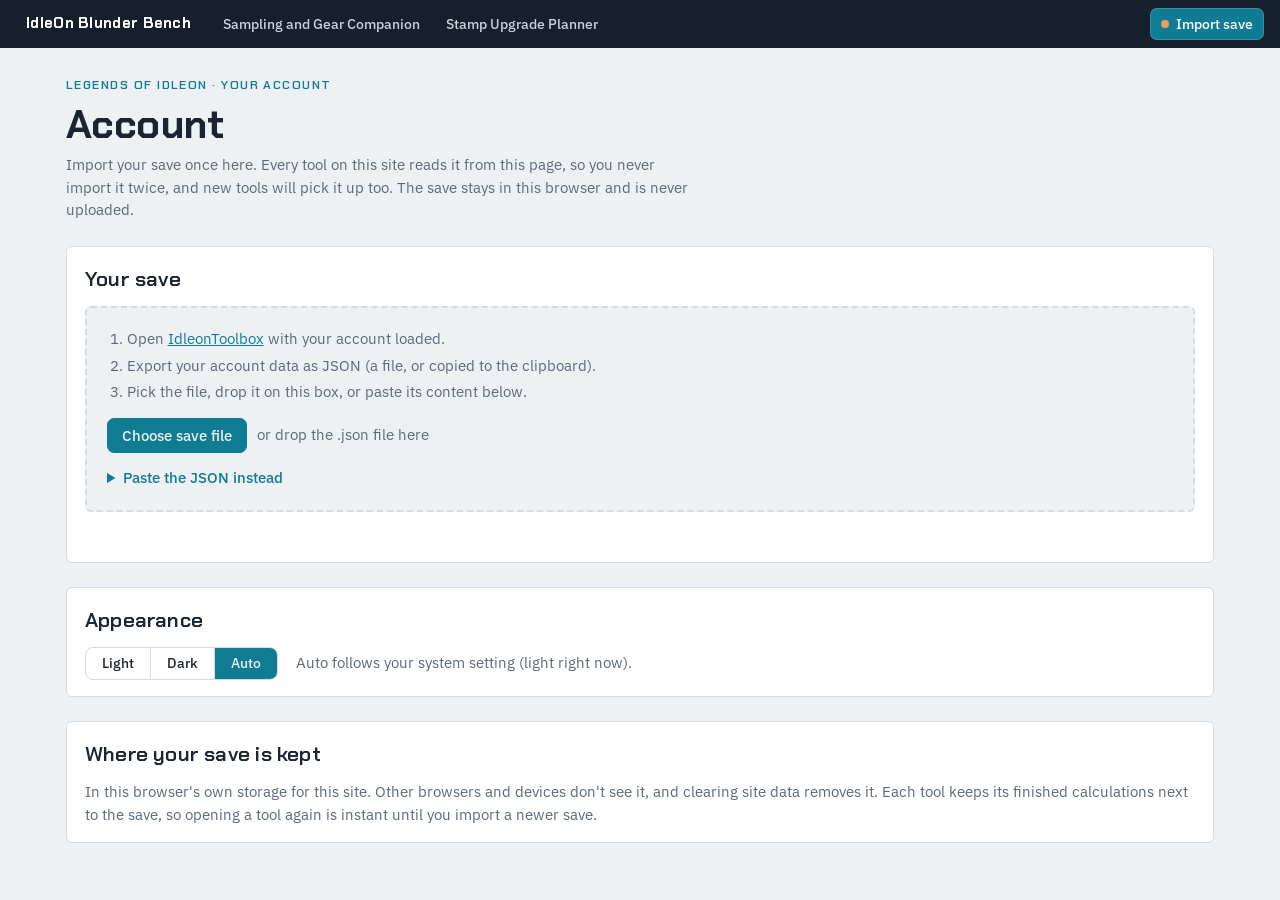
<file: account/index.html>
<!doctype html>
<html lang="en">
<head>
<meta charset="utf-8">
<meta name="viewport" content="width=device-width, initial-scale=1, viewport-fit=cover">
<title>Account · IdleOn Blunder Bench</title>
<meta name="description" content="Import your Legends of IdleOn save once; every IdleOn Blunder Bench page reads it from here.">
<link rel="icon" href="../assets/favicon.png" type="image/png">
<link rel="icon" href="../assets/favicon-32.png" sizes="32x32" type="image/png">
<link rel="apple-touch-icon" href="../assets/apple-touch-icon.png">
<link rel="stylesheet" href="../assets/theme.css">
<script src="../assets/site.js" data-page="account"></script>
<style>
/* Layout: page head, the save panel (summary + characters or the import box), then display settings. */
.drop { display: grid; gap: 14px; justify-items: start; border: 2px dashed var(--line); border-radius: var(--radius); padding: 20px; background: var(--bg); }
.drop.over { border-color: var(--accent); background: var(--accent-soft); }
.drop .row { display: flex; flex-wrap: wrap; gap: 10px; align-items: center; }
.drop ol { margin: 0; padding-left: 1.3em; display: grid; gap: 4px; color: var(--muted); max-width: 70ch; }
textarea { width: 100%; min-height: 120px; font: 13px/1.4 var(--font-mono); background: var(--surface); color: var(--fg); border: 1px solid var(--line); border-radius: 8px; padding: 10px; resize: vertical; }
details.paste { width: 100%; }
details.paste summary { cursor: pointer; color: var(--accent); font-weight: 500; }
details.paste[open] summary { margin-bottom: 8px; }
.status { min-height: 1.5em; }
.status .err { color: var(--gap); font-weight: 500; }
.status .ok { color: var(--ahead); font-weight: 500; }
.facts { display: grid; grid-template-columns: repeat(auto-fit, minmax(170px, 1fr)); gap: 10px; }
.fact { background: var(--bg); border: 1px solid var(--line); border-radius: 8px; padding: 10px 12px; display: grid; gap: 2px; min-width: 0; }
.fact .k { font-size: 0.74rem; text-transform: uppercase; letter-spacing: 0.08em; color: var(--muted); font-weight: 600; }
.fact .v { font-family: var(--font-display); font-weight: 600; font-size: 1.1rem; overflow-wrap: anywhere; }
.chars { display: grid; grid-template-columns: repeat(auto-fill, minmax(210px, 1fr)); gap: 8px; }
.char { display: grid; grid-template-columns: 40px 1fr; gap: 10px; align-items: center; padding: 8px 10px; border: 1px solid var(--line); border-radius: 8px; background: var(--surface); min-width: 0; }
.char img { width: 38px; height: 36px; object-fit: contain; }
.char .n { font-weight: 600; overflow-wrap: anywhere; }
.char .c { font-size: 0.86rem; color: var(--muted); }
.actions { display: flex; flex-wrap: wrap; gap: 8px; align-items: center; }
.confirm { display: flex; flex-wrap: wrap; gap: 8px; align-items: center; background: var(--gap-soft); border-radius: 8px; padding: 8px 12px; }
.tools { display: flex; flex-wrap: wrap; gap: 8px; }
.theme-row { display: flex; flex-wrap: wrap; gap: 12px 18px; align-items: center; }
</style>
</head>
<body>
<nav id="site-bar"></nav>
<main class="page">
  <header class="page-head">
    <span class="eyebrow">Legends of IdleOn · Your account</span>
    <h1>Account</h1>
    <p class="lede">Import your save once here. Every tool on this site reads it from this page, so you never import it twice, and new tools will pick it up too. The save stays in this browser and is never uploaded.</p>
  </header>

  <section class="panel" aria-labelledby="saveH">
    <h2 id="saveH">Your save</h2>
    <div id="loaded" hidden>
      <div style="display:grid;gap:14px">
        <div class="facts" id="facts"></div>
        <div class="chars" id="chars"></div>
        <div class="actions" id="actions">
          <button type="button" class="btn" id="replaceBtn">Import a newer save</button>
          <button type="button" class="btn danger" id="removeBtn">Remove save</button>
          <span class="muted" style="font-size:.9rem">Open a tool:</span>
          <span class="tools">
            <a class="btn" href="../sampling-gear-companion/">Sampling and Gear Companion</a>
            <a class="btn" href="../stamp-planner/">Stamp Upgrade Planner</a>
          </span>
        </div>
        <div class="confirm" id="confirm" hidden>
          <span>Remove the save from this browser? The tools will be empty until you import again.</span>
          <button type="button" class="btn danger" id="confirmYes">Remove</button>
          <button type="button" class="btn" id="confirmNo">Keep it</button>
        </div>
      </div>
    </div>

    <div class="drop" id="drop" hidden>
      <ol>
        <li>Open <a href="https://idleontoolbox.com/" target="_blank" rel="noopener">IdleonToolbox</a> with your account loaded.</li>
        <li>Export your account data as JSON (a file, or copied to the clipboard).</li>
        <li>Pick the file, drop it on this box, or paste its content below.</li>
      </ol>
      <div class="row">
        <label class="btn primary" for="fileIn">Choose save file</label>
        <input type="file" id="fileIn" accept=".json,application/json" hidden>
        <span class="muted">or drop the .json file here</span>
        <button type="button" class="btn" id="cancelBtn" hidden>Cancel</button>
      </div>
      <details class="paste" id="pasteBox">
        <summary>Paste the JSON instead</summary>
        <textarea id="pasteIn" spellcheck="false" placeholder='{"data": {...}, "charNames": [...], ...}' aria-label="Save file content"></textarea>
        <div style="margin-top:8px"><button type="button" class="btn primary" id="pasteBtn">Use pasted save</button></div>
      </details>
    </div>
    <p class="status" id="status" role="status" aria-live="polite"></p>
  </section>

  <section class="panel" aria-labelledby="themeH">
    <h2 id="themeH">Appearance</h2>
    <div class="theme-row">
      <div class="seg" role="group" aria-label="Colour theme">
        <button type="button" data-t="light">Light</button>
        <button type="button" data-t="dark">Dark</button>
        <button type="button" data-t="auto">Auto</button>
      </div>
      <span class="muted" id="themeNote"></span>
    </div>
  </section>

  <section class="panel" aria-labelledby="storeH">
    <h2 id="storeH">Where your save is kept</h2>
    <p class="muted">In this browser's own storage for this site. Other browsers and devices don't see it, and clearing site data removes it. Each tool keeps its finished calculations next to the save, so opening a tool again is instant until you import a newer save.</p>
  </section>
</main>
<script>
(() => {
  const T = window.IdleonTools;
  const $ = (id) => document.getElementById(id);
  const esc = T.esc;
  // Class index → name, from IdleonToolbox shared-data "classes".
  const CLASSES = ['0','Beginner','Journeyman','Maestro','Voidwalker','Infinilyte','Rage_Basics','Warrior','Barbarian','Squire','Blood_Berserker','Nope','Divine_Knight','Nope','Death_Bringer','Filler','Royal_Guardian','Filler','Calm_Basics','Archer','Bowman','Hunter','Siege_Breaker','Nope','Nope','Beast_Master','Filler','Filler','Filler','Wind_Walker','Savvy_Basics','Mage','Wizard','Shaman','Elemental_Sorcerer','Spiritual_Monk','Bubonic_Conjuror','Nope','Filler','Filler','Arcane_Cultist'];
  const ICONS = new Set([1,2,3,4,5,7,8,9,10,12,14,16,19,20,21,22,25,29,31,32,33,34,35,36,40]);
  const num = (v) => (typeof v === 'string' ? Number(v) : v);
  const arr = (v) => { if (typeof v === 'string') { try { return JSON.parse(v); } catch (e) { return null; } } return v; };

  const summarize = (raw) => {
    const d = raw.data || {};
    const names = raw.charNames || [];
    return {
      chars: names.map((name, i) => {
        const cls = num(d['CharacterClass_' + i]);
        const lv = arr(d['Lv0_' + i]);
        return { name, cls, className: String(CLASSES[cls] || 'Unknown').replace(/_/g, ' '), level: Array.isArray(lv) ? num(lv[0]) : null };
      }),
    };
  };

  const setStatus = (html) => { $('status').innerHTML = html; };
  let importing = false;

  const showImport = (open) => { $('drop').hidden = !open; $('cancelBtn').hidden = !(open && T.account.meta()); };

  const render = async () => {
    const rec = await T.account.getSave();
    $('loaded').hidden = !rec;
    $('confirm').hidden = true; $('actions').hidden = false;
    if (!rec) { showImport(true); return; }
    showImport(false);
    const s = rec.summary || {};
    const chars = s.chars || [];
    const fact = (k, v) => `<div class="fact"><span class="k">${k}</span><span class="v">${v}</span></div>`;
    $('facts').innerHTML =
      fact('Save', esc(rec.label)) +
      fact('Save from', esc(T.when(rec.lastUpdated))) +
      fact('Imported', esc(T.when(rec.importedAt))) +
      fact('Characters', chars.length + ' · ' + (rec.text.length / 1024).toFixed(0) + ' KB');
    $('chars').innerHTML = chars.map((c) => `<div class="char">${ICONS.has(c.cls) ? `<img src="../assets/classes/${c.cls}.png" alt="">` : '<span></span>'}<div style="min-width:0"><div class="n">${esc(c.name)}</div><div class="c">${esc(c.className)}${c.level ? ' · Lv\u00a0' + c.level.toLocaleString('en-US') : ''}</div></div></div>`).join('');
  };

  const importText = async (text, label) => {
    if (importing) return;
    text = String(text || '').trim();
    if (!text) { setStatus('<span class="err">The paste box is empty.</span> Paste your save JSON first.'); return; }
    importing = true;
    setStatus('Reading the save…');
    try {
      let raw;
      try { raw = JSON.parse(text); } catch (e) { throw new Error('That is not valid JSON. Copy the whole export and try again.'); }
      const summary = raw && raw.charNames ? summarize(raw) : null;
      await T.account.setSave(text, label, summary);
      $('pasteIn').value = ''; $('pasteBox').open = false;
      await render();
      setStatus(`<span class="ok">Save imported.</span> ${summary ? summary.chars.length + ' characters.' : ''} The tools will use it the next time they open.`);
    } catch (e) {
      setStatus(`<span class="err">Could not import that save.</span> ${esc(e.message || e)}`);
    } finally { importing = false; }
  };
  const readFile = (f) => {
    if (!f) return;
    const r = new FileReader();
    r.onload = () => importText(String(r.result), f.name);
    r.onerror = () => setStatus('<span class="err">The file could not be read.</span> Try exporting it again.');
    r.readAsText(f);
  };

  $('fileIn').addEventListener('change', (e) => { readFile(e.target.files[0]); e.target.value = ''; });
  const drop = $('drop');
  ['dragenter', 'dragover'].forEach((t) => drop.addEventListener(t, (e) => { e.preventDefault(); drop.classList.add('over'); }));
  ['dragleave', 'drop'].forEach((t) => drop.addEventListener(t, (e) => { e.preventDefault(); drop.classList.remove('over'); }));
  drop.addEventListener('drop', (e) => readFile(e.dataTransfer && e.dataTransfer.files[0]));
  $('pasteBtn').addEventListener('click', () => importText($('pasteIn').value, 'Pasted save'));
  $('replaceBtn').addEventListener('click', () => { showImport(true); setStatus(''); });
  $('cancelBtn').addEventListener('click', () => { showImport(false); setStatus(''); });
  $('removeBtn').addEventListener('click', () => { $('confirm').hidden = false; $('actions').hidden = true; });
  $('confirmNo').addEventListener('click', () => { $('confirm').hidden = true; $('actions').hidden = false; });
  $('confirmYes').addEventListener('click', async () => { await T.account.clearSave(); await render(); setStatus('Save removed from this browser.'); });
  T.account.onChange(() => { if (!importing) render(); });

  // Theme switch
  const mq = window.matchMedia ? window.matchMedia('(prefers-color-scheme: dark)') : null;
  const paintTheme = () => {
    const t = T.theme.get();
    document.querySelectorAll('.seg button').forEach((b) => b.setAttribute('aria-pressed', String(b.dataset.t === t)));
    $('themeNote').textContent = t === 'auto' ? `Auto follows your system setting (${mq && mq.matches ? 'dark' : 'light'} right now).` : `Always ${t}, on every page of this site.`;
  };
  document.querySelectorAll('.seg button').forEach((b) => b.addEventListener('click', () => { T.theme.set(b.dataset.t); paintTheme(); }));
  if (mq && mq.addEventListener) mq.addEventListener('change', paintTheme);
  paintTheme();
  render();
})();
</script>
</body>
</html>
</file>
<file: assets/theme.css>
/* IdleOn Blunder Bench · shared "Arcade" theme.
   Every page loads this file and assets/site.js. Colours are tokens; dark mode follows the system setting
   unless the Account page sets data-theme="light" or "dark" on <html>. */
@import url("https://fonts.googleapis.com/css2?family=Chakra+Petch:wght@500;600;700&family=IBM+Plex+Sans:wght@400;500;600&family=IBM+Plex+Mono:wght@400;500&display=swap");

:root {
  --bg: #eef1f4;
  --surface: #ffffff;
  --sunk: #e4e9ef;
  --fg: #1b2430;
  --muted: #5d6878;
  --line: #d5dbe3;
  --accent: #0f7c94;
  --accent-soft: #dcf0f4;
  --gap: #b0322e;
  --gap-soft: #f8dedc;
  --ahead: #1f7a45;
  --ahead-soft: #dcf1e4;
  --ignored: #8a94a3;
  --bar: #16202c;
  --bar-fg: #c8d3e0;
  --bar-hover: #24303f;
  --bar-active: #0f7c94;
  --bar-focus: #3fc1da;
  --font-display: "Chakra Petch", "Segoe UI", system-ui, sans-serif;
  --font-body: "IBM Plex Sans", "Segoe UI", system-ui, sans-serif;
  --font-mono: "IBM Plex Mono", ui-monospace, "Cascadia Mono", Consolas, monospace;
  --radius: 6px;
  --page-width: 1180px;
  color-scheme: light;
}
@media (prefers-color-scheme: dark) {
  :root:not([data-theme="light"]) {
    --bg: #0f141b; --surface: #171e28; --sunk: #1f2834; --fg: #e2e8f0; --muted: #94a2b5; --line: #2a3442;
    --accent: #3fc1da; --accent-soft: #143440; --gap: #f07a6c; --gap-soft: #3a1d1b; --ahead: #5fd08e; --ahead-soft: #173826; --ignored: #6c7889;
    --bar: #0a0e14; --bar-fg: #b9c5d4; --bar-hover: #18212d; --bar-active: #0f7c94;
    color-scheme: dark;
  }
}
:root[data-theme="dark"] {
  --bg: #0f141b; --surface: #171e28; --sunk: #1f2834; --fg: #e2e8f0; --muted: #94a2b5; --line: #2a3442;
  --accent: #3fc1da; --accent-soft: #143440; --gap: #f07a6c; --gap-soft: #3a1d1b; --ahead: #5fd08e; --ahead-soft: #173826; --ignored: #6c7889;
  --bar: #0a0e14; --bar-fg: #b9c5d4; --bar-hover: #18212d; --bar-active: #0f7c94;
  color-scheme: dark;
}

* { box-sizing: border-box; }
[hidden] { display: none !important; }
html, body { margin: 0; }
body { background: var(--bg); color: var(--fg); font-family: var(--font-body); font-size: 15px; line-height: 1.5; }
img { max-width: 100%; }
table { color: inherit; font: inherit; }
a { color: var(--accent); }

/* Shared top bar (filled by site.js into <nav id="site-bar">) */
#site-bar { display: flex; flex-wrap: wrap; align-items: center; gap: 4px 6px; padding: calc(8px + env(safe-area-inset-top, 0px)) 16px 8px; background: var(--bar); color: var(--bar-fg); font: 500 14px/1.3 var(--font-body); }
#site-bar a { color: var(--bar-fg); text-decoration: none; padding: 6px 10px; border-radius: 7px; }
#site-bar a:hover { background: var(--bar-hover); color: #fff; }
#site-bar a.home { font-family: var(--font-display); font-weight: 700; letter-spacing: 0.02em; color: #fff; margin-right: 6px; font-size: 15px; }
#site-bar a[aria-current="page"] { background: var(--bar-active); color: #fff; }
#site-bar a:focus-visible { outline: 2px solid var(--bar-focus); outline-offset: 2px; }
#site-bar .spacer { flex: 1 1 auto; }
#site-bar a.acct { display: inline-flex; align-items: center; gap: 7px; border: 1px solid rgba(255, 255, 255, 0.16); }
#site-bar a.acct .dot { width: 8px; height: 8px; border-radius: 50%; background: #e9a05c; flex: none; }
#site-bar a.acct.loaded .dot { background: #5fd08e; }

/* Page frame */
.page { max-width: var(--page-width); margin: 0 auto; padding: 28px 16px 56px; display: grid; gap: 24px; }
.page-head { display: grid; gap: 8px; }
.eyebrow { font-family: var(--font-display); font-size: 0.76rem; text-transform: uppercase; letter-spacing: 0.12em; color: var(--accent); font-weight: 600; }
h1, h2, h3 { font-family: var(--font-display); margin: 0; text-wrap: balance; letter-spacing: 0.01em; }
h1 { font-size: clamp(1.8rem, 4vw, 2.5rem); font-weight: 700; letter-spacing: 0.01em; line-height: 1.1; }
h2 { font-size: 1.3rem; font-weight: 600; }
h3 { font-size: 1.05rem; font-weight: 600; }
p { margin: 0; }
.lede { color: var(--muted); max-width: 70ch; }
.muted { color: var(--muted); }
.mono, .num { font-family: var(--font-mono); font-variant-numeric: tabular-nums; }

/* Building blocks */
.panel { background: var(--surface); border: 1px solid var(--line); border-radius: var(--radius); padding: 16px 18px; display: grid; gap: 12px; min-width: 0; }
.btn, button.btn { font: 500 0.92rem/1.2 var(--font-body); border-radius: 7px; border: 1px solid var(--line); background: var(--sunk); color: var(--fg); padding: 8px 14px; cursor: pointer; text-decoration: none; display: inline-flex; align-items: center; gap: 6px; }
.btn:hover { border-color: var(--accent); }
.btn.primary { background: var(--accent); border-color: var(--accent); color: var(--bg); }
.btn.danger { color: var(--gap); }
.btn:focus-visible, button:focus-visible, select:focus-visible, textarea:focus-visible, input:focus-visible, summary:focus-visible { outline: 2px solid var(--accent); outline-offset: 2px; }
.pill { display: inline-block; font-size: 0.72rem; font-weight: 600; letter-spacing: 0.03em; border-radius: 999px; padding: 1px 8px; white-space: nowrap; }
.pill.gap { background: var(--gap-soft); color: var(--gap); }
.pill.ahead, .pill.ok { background: var(--ahead-soft); color: var(--ahead); }
.pill.even { background: var(--sunk); color: var(--muted); }

/* Save strip shown at the top of every tool */
.save-strip { display: flex; flex-wrap: wrap; align-items: center; gap: 8px 14px; background: var(--surface); border: 1px solid var(--line); border-radius: var(--radius); padding: 12px 16px; }
.save-strip .grow { flex: 1 1 260px; min-width: 0; }
.save-strip .err { color: var(--gap); font-weight: 500; }

/* Segmented control (theme switch) */
.seg { display: inline-flex; border: 1px solid var(--line); border-radius: 8px; overflow: hidden; background: var(--surface); }
.seg button { font: 500 0.9rem/1 var(--font-body); border: 0; background: none; color: var(--fg); padding: 8px 16px; cursor: pointer; }
.seg button + button { border-left: 1px solid var(--line); }
.seg button[aria-pressed="true"] { background: var(--accent); color: var(--bg); }

@media (prefers-reduced-motion: reduce) { * { transition: none !important; animation: none !important; } }
</file>
